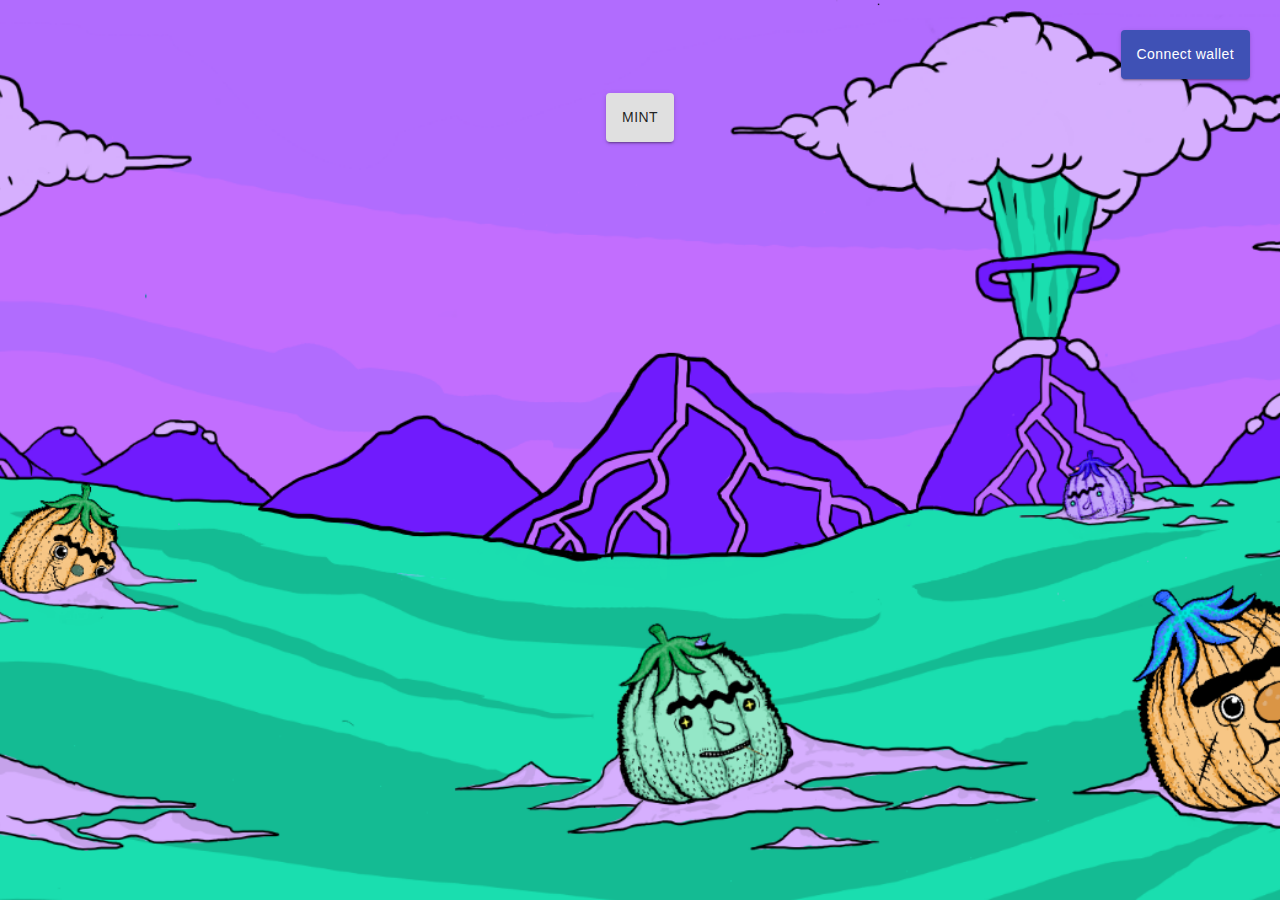
<file: index.html>
<!doctype html><html lang="en"><head><meta charset="utf-8"/><link rel="icon" href="/favicon.ico"/><meta name="viewport" content="width=device-width,initial-scale=1"/><meta name="theme-color" content="#000000"/><meta name="description" content="Web site created using create-react-app"/><link rel="apple-touch-icon" href="/logo192.png"/><link rel="manifest" href="/manifest.json"/><title>React App</title><link href="/static/css/main.76598800.chunk.css" rel="stylesheet"></head><body><noscript>You need to enable JavaScript to run this app.</noscript><div id="root"></div><script>!function(e){function t(t){for(var n,i,a=t[0],c=t[1],l=t[2],s=0,p=[];s<a.length;s++)i=a[s],Object.prototype.hasOwnProperty.call(o,i)&&o[i]&&p.push(o[i][0]),o[i]=0;for(n in c)Object.prototype.hasOwnProperty.call(c,n)&&(e[n]=c[n]);for(f&&f(t);p.length;)p.shift()();return u.push.apply(u,l||[]),r()}function r(){for(var e,t=0;t<u.length;t++){for(var r=u[t],n=!0,a=1;a<r.length;a++){var c=r[a];0!==o[c]&&(n=!1)}n&&(u.splice(t--,1),e=i(i.s=r[0]))}return e}var n={},o={1:0},u=[];function i(t){if(n[t])return n[t].exports;var r=n[t]={i:t,l:!1,exports:{}};return e[t].call(r.exports,r,r.exports,i),r.l=!0,r.exports}i.e=function(e){var t=[],r=o[e];if(0!==r)if(r)t.push(r[2]);else{var n=new Promise((function(t,n){r=o[e]=[t,n]}));t.push(r[2]=n);var u,a=document.createElement("script");a.charset="utf-8",a.timeout=120,i.nc&&a.setAttribute("nonce",i.nc),a.src=function(e){return i.p+"static/js/"+({}[e]||e)+"."+{3:"8dfcd814"}[e]+".chunk.js"}(e);var c=new Error;u=function(t){a.onerror=a.onload=null,clearTimeout(l);var r=o[e];if(0!==r){if(r){var n=t&&("load"===t.type?"missing":t.type),u=t&&t.target&&t.target.src;c.message="Loading chunk "+e+" failed.\n("+n+": "+u+")",c.name="ChunkLoadError",c.type=n,c.request=u,r[1](c)}o[e]=void 0}};var l=setTimeout((function(){u({type:"timeout",target:a})}),12e4);a.onerror=a.onload=u,document.head.appendChild(a)}return Promise.all(t)},i.m=e,i.c=n,i.d=function(e,t,r){i.o(e,t)||Object.defineProperty(e,t,{enumerable:!0,get:r})},i.r=function(e){"undefined"!=typeof Symbol&&Symbol.toStringTag&&Object.defineProperty(e,Symbol.toStringTag,{value:"Module"}),Object.defineProperty(e,"__esModule",{value:!0})},i.t=function(e,t){if(1&t&&(e=i(e)),8&t)return e;if(4&t&&"object"==typeof e&&e&&e.__esModule)return e;var r=Object.create(null);if(i.r(r),Object.defineProperty(r,"default",{enumerable:!0,value:e}),2&t&&"string"!=typeof e)for(var n in e)i.d(r,n,function(t){return e[t]}.bind(null,n));return r},i.n=function(e){var t=e&&e.__esModule?function(){return e.default}:function(){return e};return i.d(t,"a",t),t},i.o=function(e,t){return Object.prototype.hasOwnProperty.call(e,t)},i.p="/",i.oe=function(e){throw console.error(e),e};var a=this["webpackJsonpcandy-machine-mint"]=this["webpackJsonpcandy-machine-mint"]||[],c=a.push.bind(a);a.push=t,a=a.slice();for(var l=0;l<a.length;l++)t(a[l]);var f=c;r()}([])</script><script src="/static/js/2.df33b67f.chunk.js"></script><script src="/static/js/main.a953b17e.chunk.js"></script></body></html>
</file>
<file: static/css/main.76598800.chunk.css>
body{margin:0;font-family:-apple-system,BlinkMacSystemFont,"Segoe UI","Roboto","Oxygen","Ubuntu","Cantarell","Fira Sans","Droid Sans","Helvetica Neue",sans-serif;-webkit-font-smoothing:antialiased;-moz-osx-font-smoothing:grayscale;background-color:#303030;color:#fff}code{font-family:source-code-pro,Menlo,Monaco,Consolas,"Courier New",monospace}.App{text-align:center}
/*# sourceMappingURL=main.76598800.chunk.css.map */
</file>
